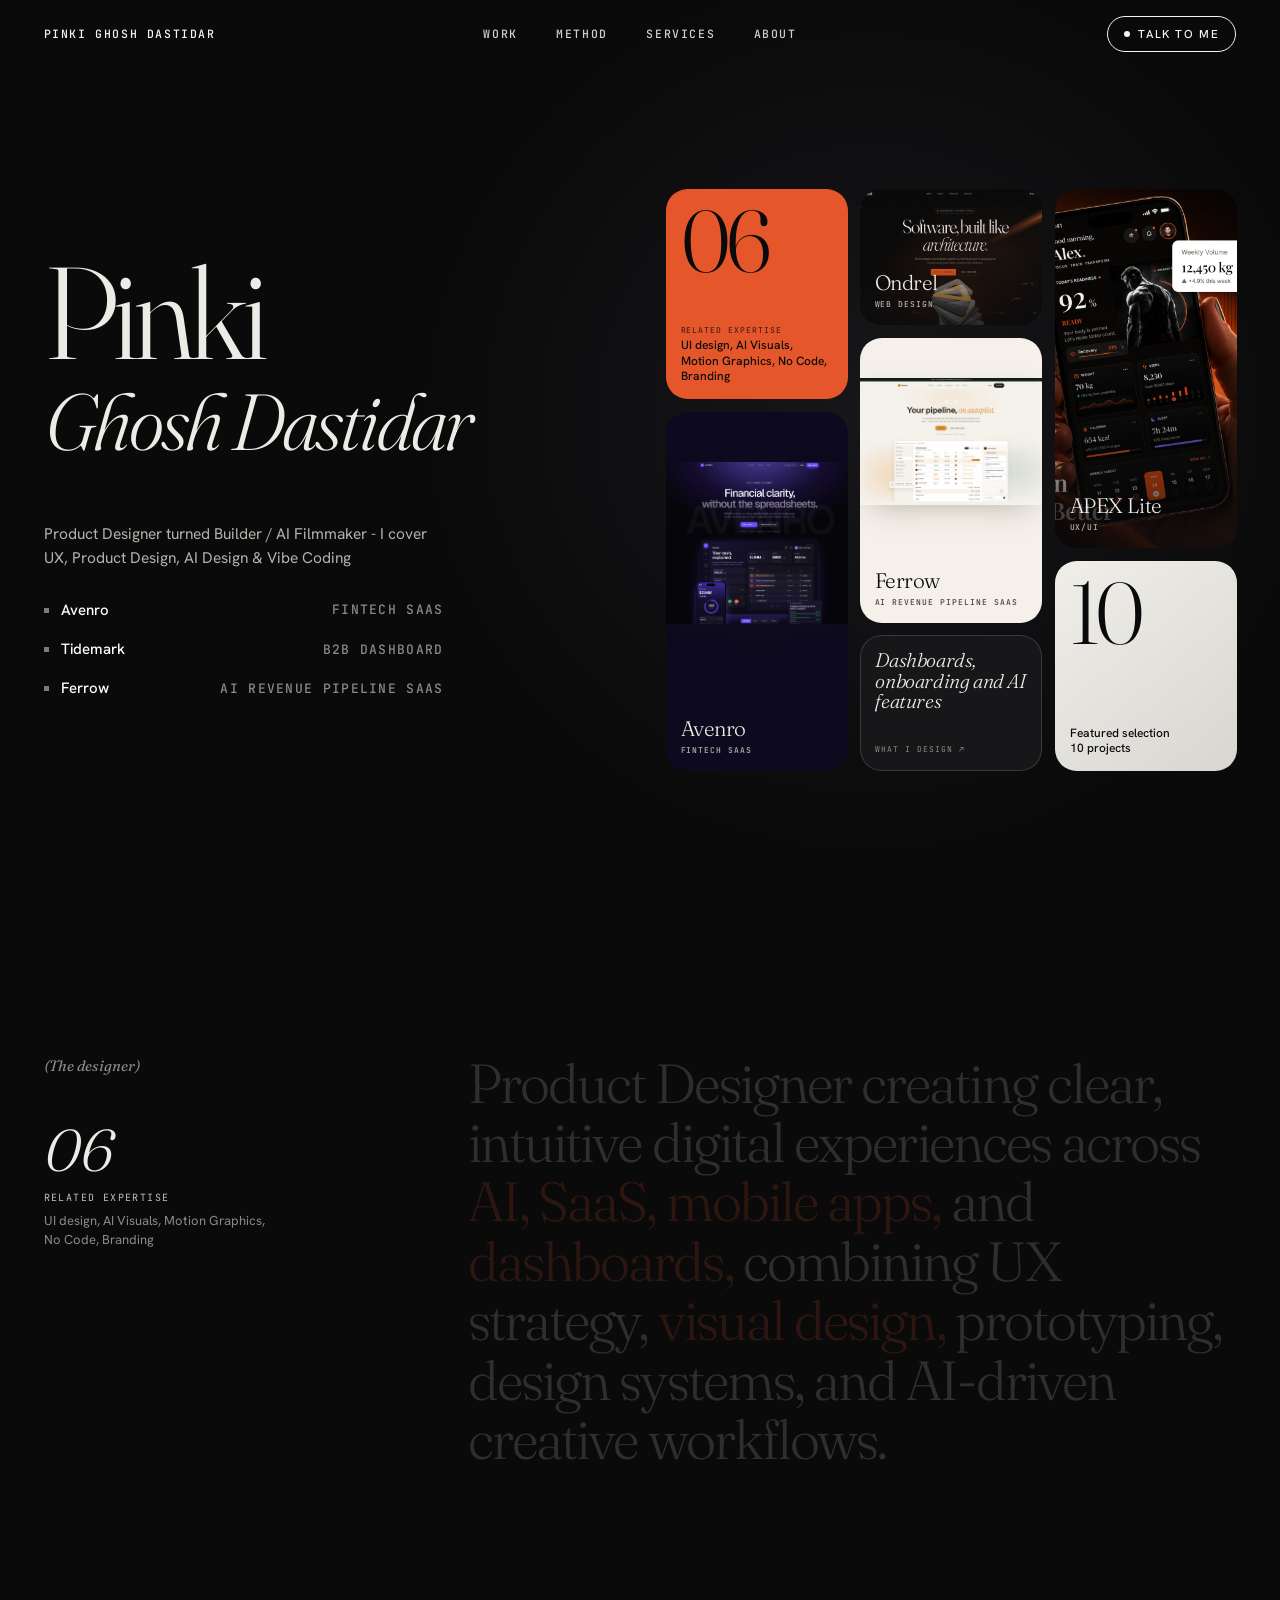
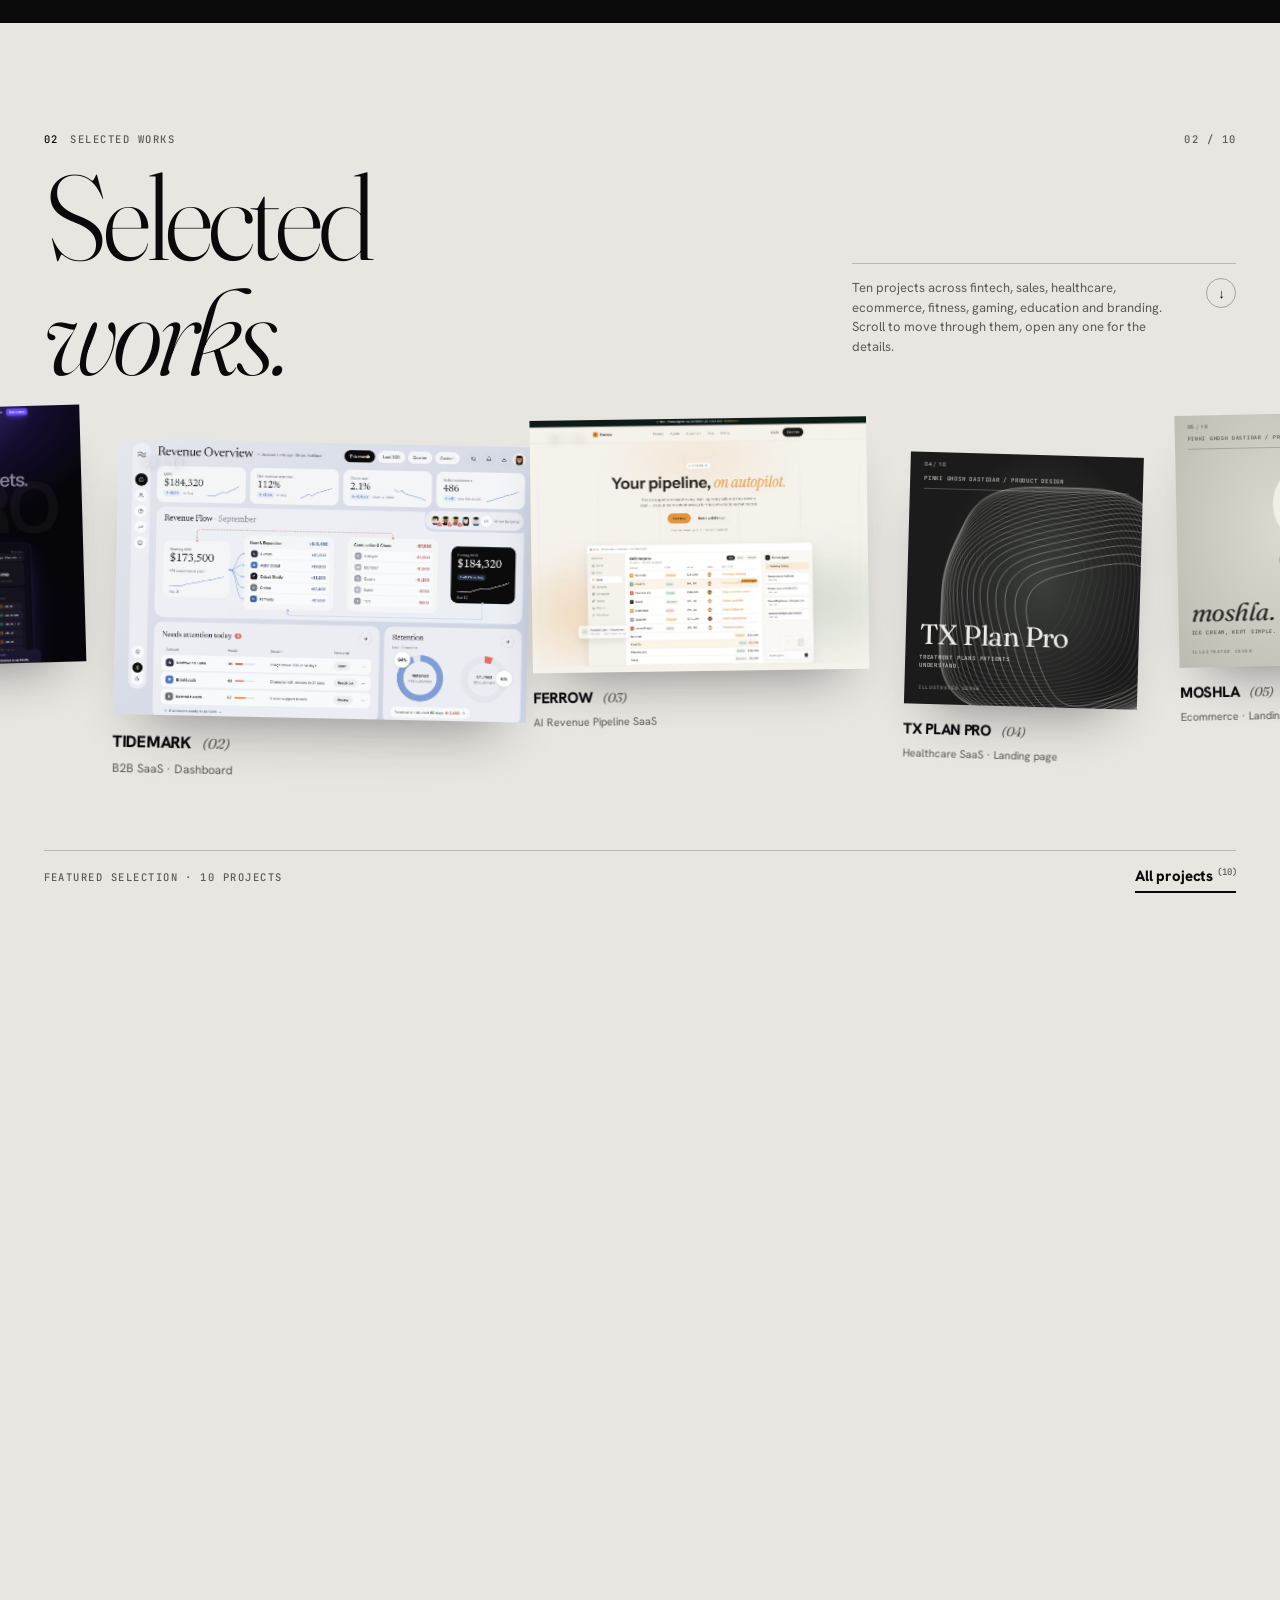
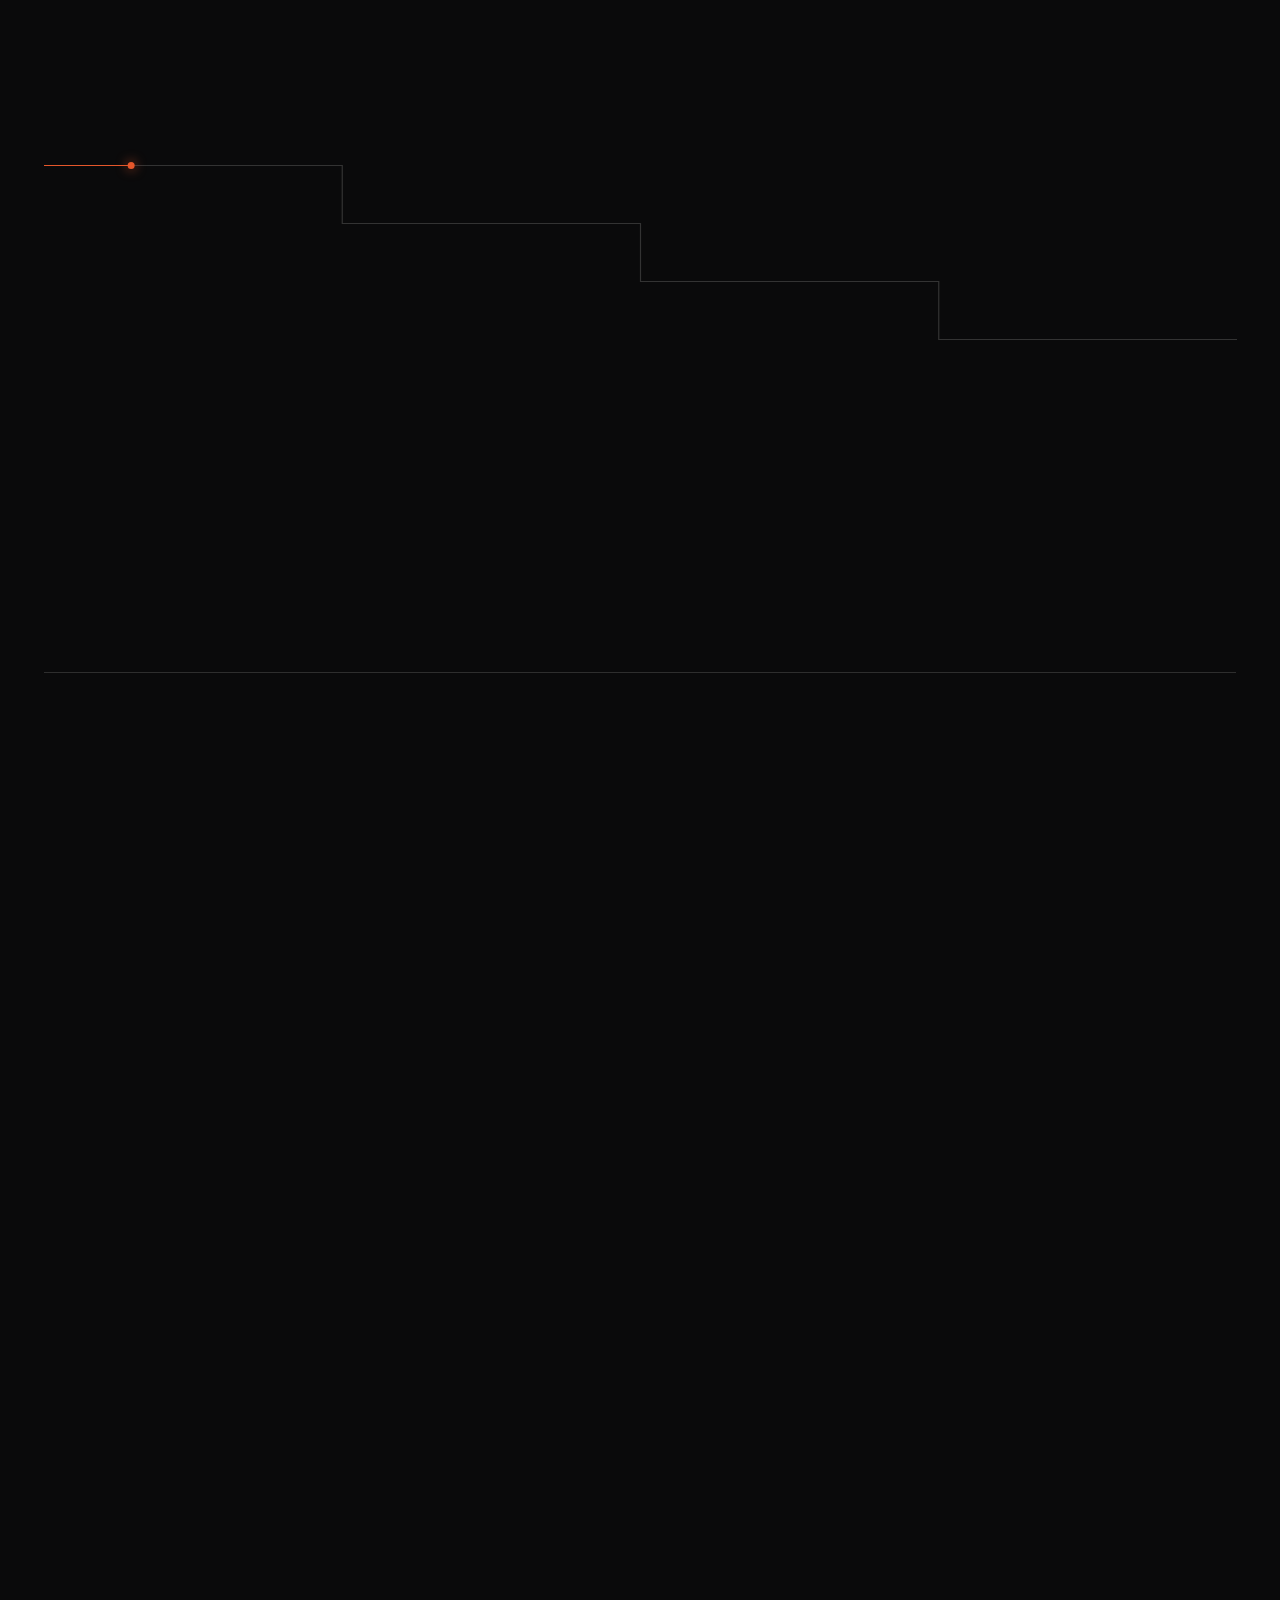
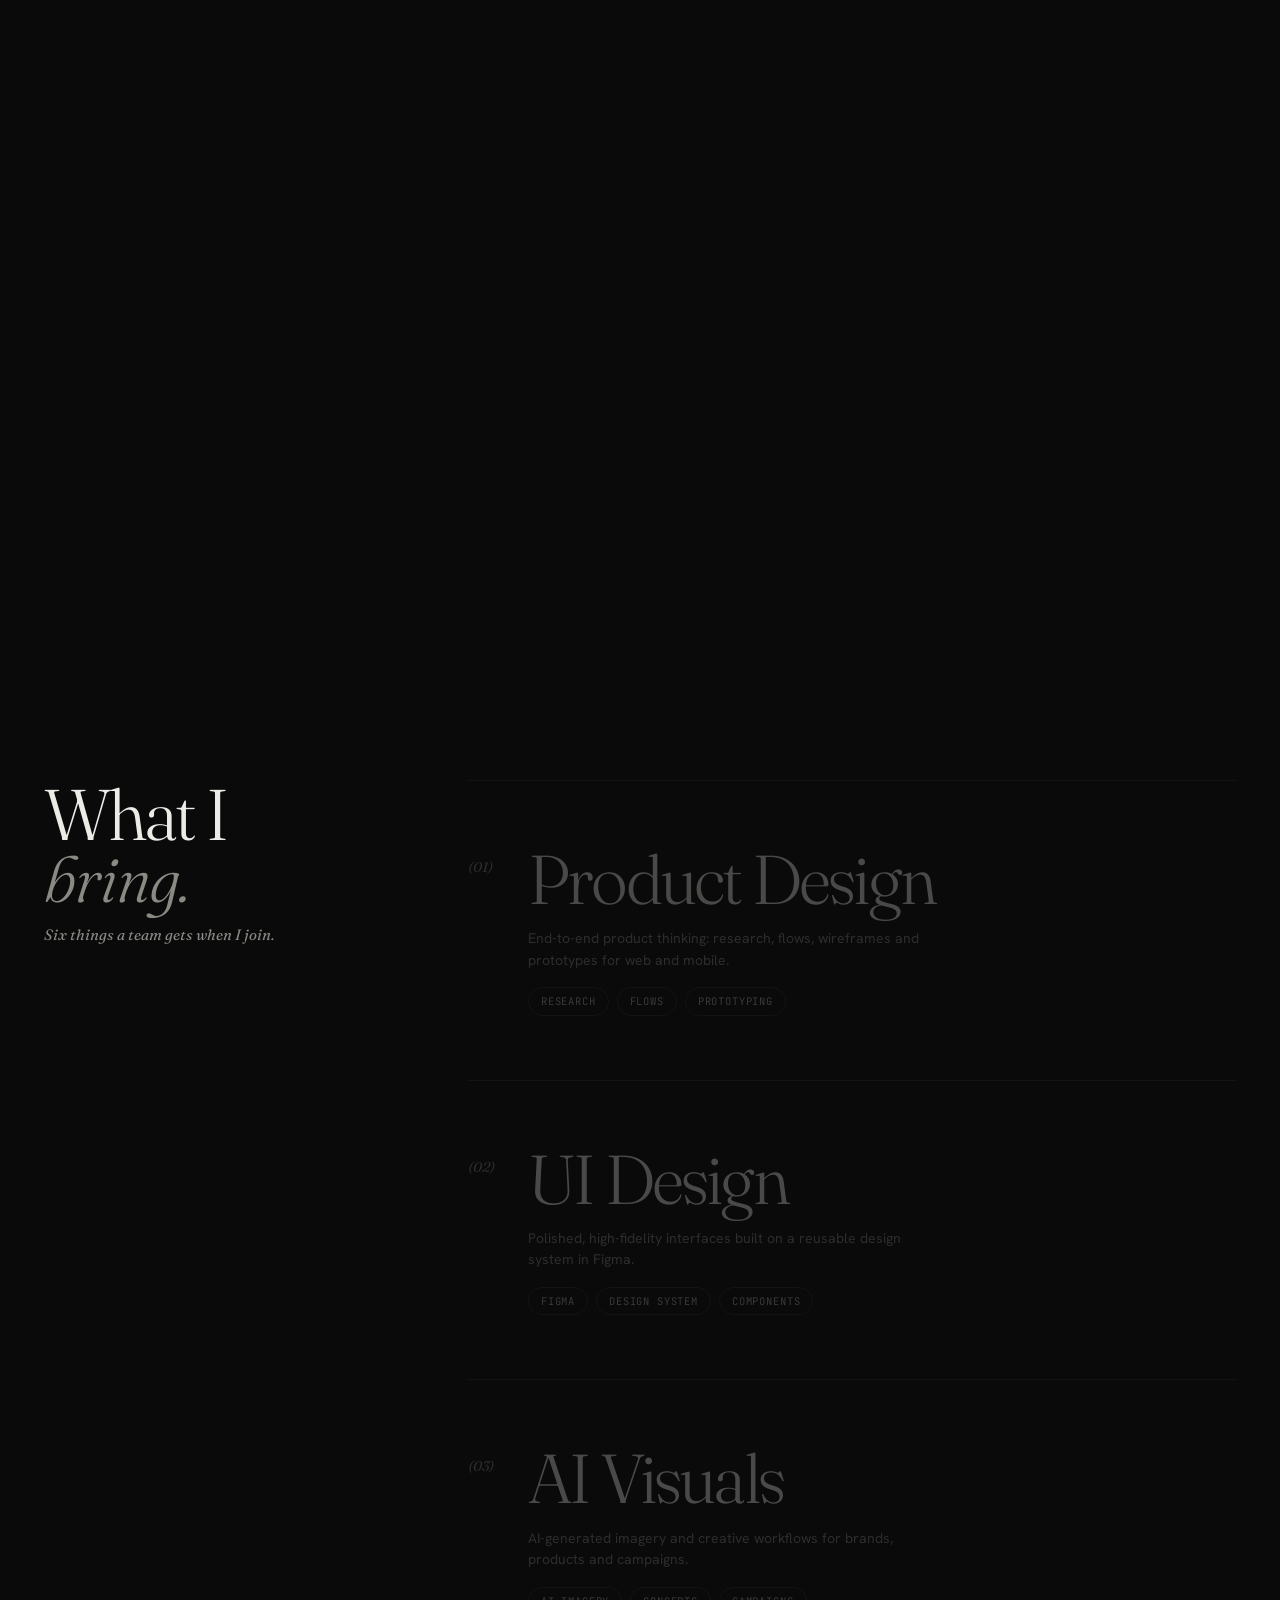
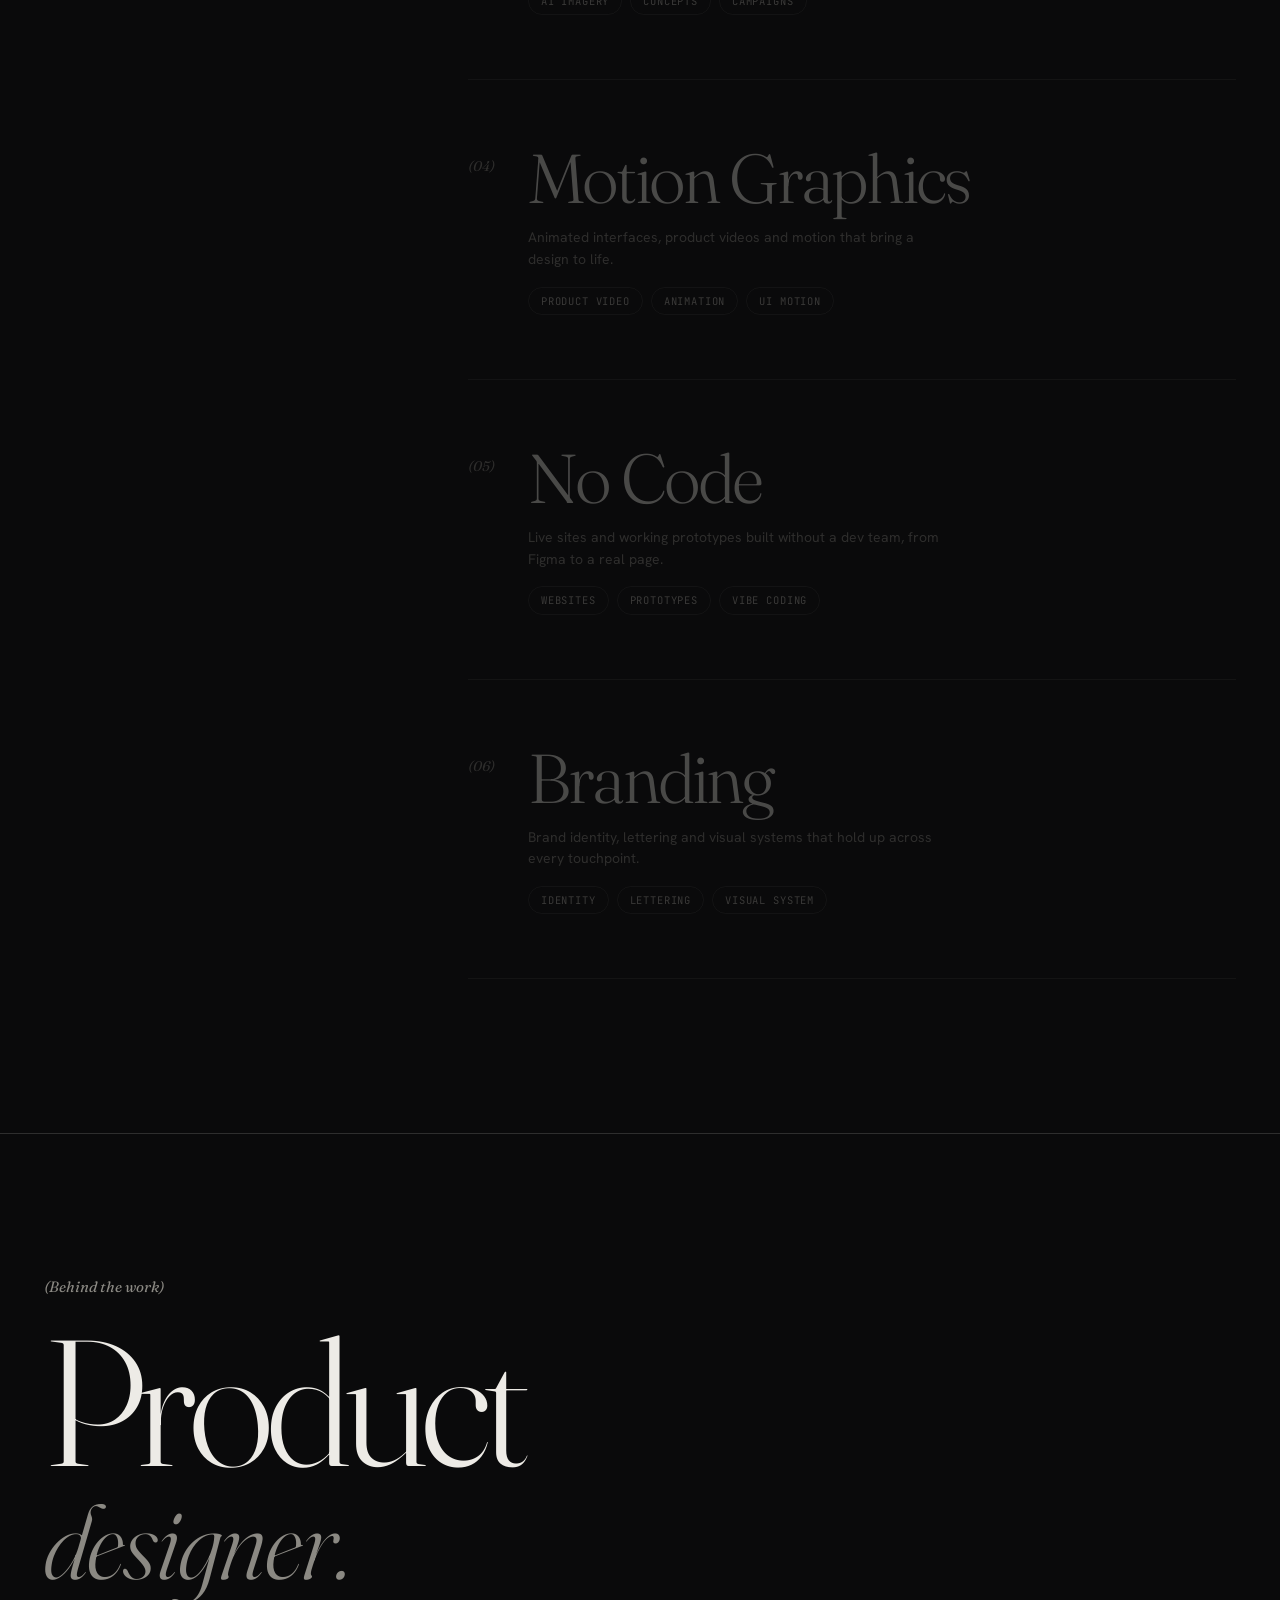
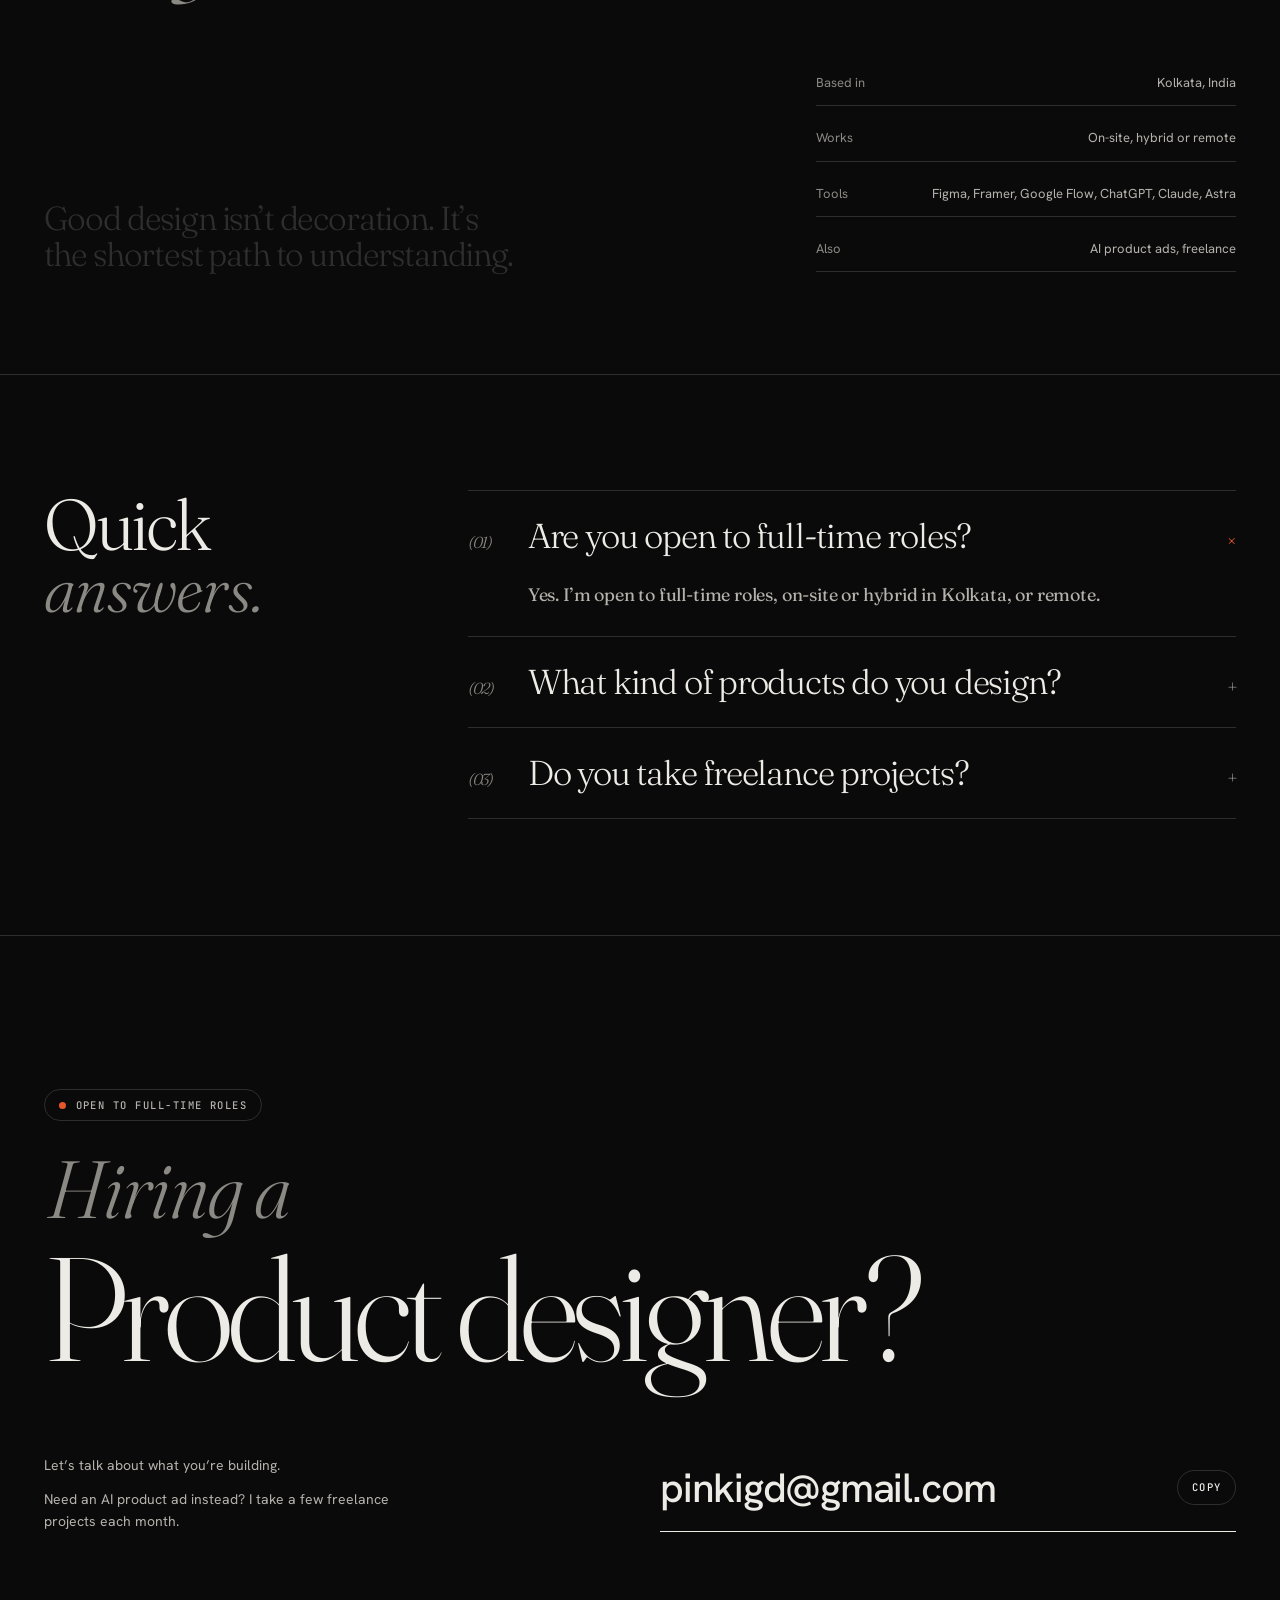
<file: index.html>
<!doctype html>
<html lang="en">
<head>
<meta charset="utf-8">
<meta name="viewport" content="width=device-width, initial-scale=1, viewport-fit=cover">
<meta name="description" content="Portfolio of Pinki Ghosh Dastidar, product designer (UI/UX for AI, SaaS and mobile apps) based in Kolkata, India.">
<meta name="theme-color" content="#0A0A0B">
<title>Pinki GD Portfolio</title>
<link rel="preconnect" href="https://fonts.googleapis.com">
<link rel="preconnect" href="https://fonts.gstatic.com" crossorigin>
<link rel="stylesheet" href="https://fonts.googleapis.com/css2?family=Hanken+Grotesk:wght@400;500;700;800&family=Fraunces:ital,opsz,wght@0,9..144,300;0,9..144,400;1,9..144,300;1,9..144,400&family=JetBrains+Mono:wght@400;500&display=swap">
<link rel="stylesheet" href="style.css">

</head>
<body>

<header class="nav">
  <a class="logo" href="#top" aria-label="Pinki Ghosh Dastidar, top">Pinki Ghosh Dastidar</a>
  <nav class="links" aria-label="Main"><a href="#work">Work</a><a href="#method">Method</a><a href="#services">Services</a><a href="#about">About</a></nav>
  <a class="talk" href="#contact"><i></i>Talk to me</a>
</header>

<main id="top">
<!-- ================= HERO ================= -->
<section class="hero" id="home">
  <div class="hero-main">
    <div class="hero-l">
      <h1 class="h1 big" aria-label="Pinki Ghosh Dastidar">
        <span class="row" aria-hidden="true"><span>Pinki</span></span>
        <span class="it" aria-hidden="true"><span>Ghosh Dastidar</span></span>
      </h1>
      <div class="side">
        <p>Product Designer turned Builder / AI Filmmaker - I cover UX, Product Design, AI Design &amp; Vibe Coding</p>
        <ul aria-label="Recent work">
          <li><a href="#work" data-open="0">Avenro <small>Fintech SaaS</small></a></li>
          <li><a href="#work" data-open="1">Tidemark <small>B2B dashboard</small></a></li>
          <li><a href="#work" data-open="2">Ferrow <small>AI Revenue Pipeline SaaS</small></a></li>
        </ul>
      </div>
    </div>
    <div class="bento" id="bento" role="group" aria-label="Featured work"></div>
  </div>
</section>

<!-- ================= STATEMENT ================= -->
<section class="statement" id="statement">
  <div class="l">
    <span class="k">(The designer)</span>
    <div class="n rv" style="--d:.1s"><b>06</b><span><em>Related expertise</em>UI design, AI Visuals, Motion Graphics, No Code, Branding</span></div>
  </div>
  <p class="reveal" data-reveal data-hl="AI|SaaS|mobile apps|visual design|dashboards">Product Designer creating clear, intuitive digital experiences across AI, SaaS, mobile apps, and dashboards, combining UX strategy, visual design, prototyping, design systems, and AI-driven creative workflows.</p>
</section>

<!-- ================= WORKS ================= -->
<section class="works" id="work">
  <div class="wbox" id="wBox">
    <div class="wpin">
      <div class="wtop"><span><b>02</b>Selected works</span><span id="wCount">01 / 10</span></div>
      <div class="whead">
        <h2 class="big">Selected <span class="it">works.</span></h2>
        <div class="wsub"><p>Ten projects across fintech, sales, healthcare, ecommerce, fitness, gaming, education and branding. Scroll to move through them, open any one for the details.</p><i aria-hidden="true">&darr;</i></div>
      </div>
      <div class="wstage"><div class="strip" id="strip" role="region" aria-label="Selected works"></div></div>
      <div class="wfoot"><span>Featured selection &middot; 10 projects</span><button type="button" id="wAll" data-cursor>All projects<sup>(10)</sup></button></div>
    </div>
  </div>
</section>

<!-- ================= METHOD ================= -->
<section id="method">
  <div class="method" id="methodBox">
    <div class="pin">
      <div class="mhead"><span class="eyebrow">My method</span><h2 class="big">Four steps, each one <span class="it">building on the last.</span></h2></div>
      <div class="stages" id="mStages">
        <svg class="mpath" aria-hidden="true"><path id="mBase" class="base"/><path id="mFill" class="fill"/><circle id="mHead" r="3.5" cx="0" cy="0"/></svg>
      <article class="stage" style="--i:0" tabindex="0" aria-label="Step 1: Understand"><span class="k">Step 01 &middot; Discovery</span><h3>Understand</h3><p>I listen first: your users, your business and the constraints, and name the real problem before anything gets drawn.</p><ul><li>User research</li><li>Competitor audit</li><li>Problem statement</li></ul></article>
      <article class="stage" style="--i:1" tabindex="0" aria-label="Step 2: Structure"><span class="k">Step 02 &middot; Flows</span><h3>Structure</h3><p>Journeys and wireframes before any pixels, so the logic holds up when the visuals arrive.</p><ul><li>User flows</li><li>Wireframes</li><li>Information architecture</li></ul></article>
      <article class="stage" style="--i:2" tabindex="0" aria-label="Step 3: Design"><span class="k">Step 03 &middot; Interface</span><h3>Design</h3><p>High-fidelity UI on a reusable system: type, colour, components and states that stay coherent.</p><ul><li>UI design</li><li>Design system</li><li>Interactive prototype</li></ul></article>
      <article class="stage" style="--i:3" tabindex="0" aria-label="Step 4: Prove"><span class="k">Step 04 &middot; Validation</span><h3>Prove</h3><p>I prototype, test and refine, then hand off clean, documented files developers can build from.</p><ul><li>Usability testing</li><li>Refinements</li><li>Developer handoff</li></ul></article>
      </div>
      <div class="mtl" aria-hidden="true"><div class="g on"><i style="--b:0"></i><i style="--b:1"></i><i style="--b:2"></i></div><div class="g"><i style="--b:0"></i><i style="--b:1"></i><i style="--b:2"></i></div><div class="g"><i style="--b:0"></i><i style="--b:1"></i><i style="--b:2"></i></div><div class="g"><i style="--b:0"></i><i style="--b:1"></i><i style="--b:2"></i></div></div>
      <div class="mcap" aria-hidden="true"><span id="capN">Step 01</span><span>&middot;</span><b id="capT">Understand</b><span>&middot;</span><span id="capS">Discovery</span></div>
    </div>
  </div>
</section>

<!-- ================= SERVICES ================= -->
<section class="services" id="services">
  <div class="l">
    <h2 class="big">What I <span class="it">bring.</span></h2>
    <p>Six things a team gets when I join.</p>
  </div>
  <div class="svc" id="svc">
    <article><span class="n">(01)</span><div><h3>Product Design</h3><p>End-to-end product thinking: research, flows, wireframes and prototypes for web and mobile.</p><div class="tags"><span>Research</span><span>Flows</span><span>Prototyping</span></div></div></article>
    <article><span class="n">(02)</span><div><h3>UI Design</h3><p>Polished, high-fidelity interfaces built on a reusable design system in Figma.</p><div class="tags"><span>Figma</span><span>Design system</span><span>Components</span></div></div></article>
    <article><span class="n">(03)</span><div><h3>AI Visuals</h3><p>AI-generated imagery and creative workflows for brands, products and campaigns.</p><div class="tags"><span>AI imagery</span><span>Concepts</span><span>Campaigns</span></div></div></article>
    <article><span class="n">(04)</span><div><h3>Motion Graphics</h3><p>Animated interfaces, product videos and motion that bring a design to life.</p><div class="tags"><span>Product video</span><span>Animation</span><span>UI motion</span></div></div></article>
    <article><span class="n">(05)</span><div><h3>No Code</h3><p>Live sites and working prototypes built without a dev team, from Figma to a real page.</p><div class="tags"><span>Websites</span><span>Prototypes</span><span>Vibe coding</span></div></div></article>
    <article><span class="n">(06)</span><div><h3>Branding</h3><p>Brand identity, lettering and visual systems that hold up across every touchpoint.</p><div class="tags"><span>Identity</span><span>Lettering</span><span>Visual system</span></div></div></article>
  </div>
</section>

<!-- ================= ABOUT ================= -->
<section class="about" id="about">
  <span class="k">(Behind the work)</span>
  <h2 class="big">Product <span class="it">designer.</span></h2>
  <div class="cols">
    <p class="reveal" data-reveal>Good design isn’t decoration. It’s the shortest path to understanding.</p>
    <div class="meta">
      <div><span>Based in</span><span>Kolkata, India</span></div>
      <div><span>Works</span><span>On-site, hybrid or remote</span></div>
      <div><span>Tools</span><span>Figma, Framer, Google Flow, ChatGPT, Claude, Astra</span></div>
      <div><span>Also</span><span>AI product ads, freelance</span></div>
    </div>
  </div>
</section>

<!-- ================= FAQ ================= -->
<section class="faq" id="faq">
  <h2 class="big">Quick <span class="it">answers.</span></h2>
  <div>
    <details open><summary><span class="n">(01)</span><span>Are you open to full-time roles?</span><span class="pl">+</span></summary><div class="ans">Yes. I’m open to full-time roles, on-site or hybrid in Kolkata, or remote.</div></details>
    <details><summary><span class="n">(02)</span><span>What kind of products do you design?</span><span class="pl">+</span></summary><div class="ans">AI and SaaS products: dashboards, onboarding and features people understand in seconds. I also design for mobile and web, with a background in healthcare UX.</div></details>
    <details><summary><span class="n">(03)</span><span>Do you take freelance projects?</span><span class="pl">+</span></summary><div class="ans">A few each month, including AI product ads. Send a short note about what you’re building.</div></details>
  </div>
</section>

<!-- ================= CONTACT ================= -->
<section class="contact" id="contact">
  <span class="avail"><i></i>Open to full-time roles</span>
  <h2 class="big"><span class="it">Hiring a</span>Product designer?</h2>
  <div class="lower">
    <p><span>Let’s talk about what you’re building.</span><span>Need an AI product ad instead? I take a few freelance projects each month.</span></p>
    <div class="mail"><a href="mailto:pinkigd@gmail.com" data-cursor>pinkigd@gmail.com</a><button class="copy" id="copy" type="button" aria-label="Copy email address">Copy</button></div>
  </div>
</section>
</main>

<footer>
  <div class="fcols">
    <div><p class="about-line">Independent product designer. AI, SaaS and mobile products, from Kolkata.</p></div>
    <div><h4>Menu</h4><ul><li><a href="#work">Work</a></li><li><a href="#method">Method</a></li><li><a href="#services">Services</a></li><li><a href="#about">About</a></li></ul></div>
    <div><h4>Networks</h4><ul><li><a href="https://www.linkedin.com/in/pinkigd" target="_blank" rel="noopener">LinkedIn</a></li><li><a href="https://dribbble.com/Pinki" target="_blank" rel="noopener">Dribbble</a></li><li><a href="https://www.instagram.com/pinkidesign" target="_blank" rel="noopener">Instagram</a></li></ul></div>
    <div><h4>Contact</h4><ul><li><a href="mailto:pinkigd@gmail.com">pinkigd@gmail.com</a></li><li><a href="mailto:pinkigd@gmail.com?subject=R%C3%A9sum%C3%A9%20request">Request résumé</a></li><li>Kolkata, India</li></ul></div>
  </div>
  <div class="fbar"><span>© 2026 Pinki Ghosh Dastidar</span><span>Open to everywhere</span></div>
</footer>

<div class="detail" id="detail" role="dialog" aria-modal="true" aria-label="Project details" aria-hidden="true"></div>
<div class="cur" id="cur" aria-hidden="true"></div>

<script src="script.js"></script>
</body>
</html>
</file>
<file: style.css>
/* Layout concept: a night-black studio page. A glossy 3D "P" (Three.js) sits behind a bold grotesk name
   with an italic serif second line. Below: word-by-word statement, a draggable strip of works on a pale
   band, a pinned horizontal process, a focus-list of services, and a giant wordmark to close. */
:root {
  --bg: #0A0A0B;
  --bg-2: #121214;
  --fg: #EDEBE6;
  --dim: #8B8983;
  --faint: rgba(237, 235, 230, .14);
  --hair: rgba(237, 235, 230, .16);
  --paper: #E8E6E1;
  --ink: #0A0A0B;
  --ink-dim: #5D5B56;
  --accent: #E5572B;

  --sans: "Hanken Grotesk", "Helvetica Neue", Arial, sans-serif;
  --mono: "JetBrains Mono", ui-monospace, Menlo, monospace;
  --serif: "Fraunces", "Iowan Old Style","Palatino Linotype",Georgia,serif;
  --gutter: clamp(16px, 3.4vw, 48px);
  color-scheme: dark;
}
* { box-sizing: border-box; }
html { scroll-behavior: smooth; -webkit-text-size-adjust: 100%; background: var(--bg); }
body { margin: 0; background: var(--bg); color: var(--fg); font-family: var(--sans); font-size: 15px; line-height: 1.55; -webkit-font-smoothing: antialiased; overflow-x: hidden; }
body.locked { overflow: hidden; }
a { color: inherit; text-decoration: none; }
button { font: inherit; color: inherit; background: none; border: 0; padding: 0; cursor: pointer; }
:focus-visible { outline: 2px solid var(--accent); outline-offset: 3px; border-radius: 2px; }
h1, h2, h3, p { margin: 0; }
canvas { display: block; }
.lab { font-family: var(--mono); font-size: 10.5px; font-weight: 500; letter-spacing: .14em; text-transform: uppercase; }
.it { font-family: var(--serif); font-style: italic; font-weight: 300; letter-spacing: -.01em; text-transform: none; }
.big { font-family: var(--serif); font-weight: 300; text-transform: none; letter-spacing: -.04em; line-height: .95; }
section { position: relative; scroll-margin-top: 0; }

/* ---------- Preloader ---------- */
.pre { position: fixed; inset: 0; z-index: 300; background: var(--bg); display: grid; place-items: center; animation: preOut .8s cubic-bezier(.7, 0, .2, 1) 1.15s forwards; }
.pre svg { width: 74px; height: auto; overflow: visible; }
.pre .st { fill: none; stroke: var(--fg); stroke-width: .035; stroke-dasharray: 20; stroke-dashoffset: 20; animation: draw .8s ease-out .1s forwards; }
.pre .fl { fill: var(--fg); opacity: 0; animation: fillIn .35s ease-out .75s forwards; }
@keyframes draw { to { stroke-dashoffset: 0; } }
@keyframes fillIn { to { opacity: 1; } }
@keyframes preOut { to { transform: translateY(-100%); visibility: hidden; } }

/* ---------- Nav ---------- */
.nav { position: fixed; z-index: 100; inset: 0 0 auto 0; display: grid; grid-template-columns: 1fr auto 1fr; align-items: center; padding: calc(16px + env(safe-area-inset-top, 0px)) var(--gutter) 16px; color: #fff; mix-blend-mode: difference; pointer-events: none; }
.nav > * { pointer-events: auto; }
.logo { font-family: var(--mono); font-size: 11.5px; font-weight: 500; letter-spacing: .14em; text-transform: uppercase; width: max-content; }
.links { display: flex; gap: clamp(16px, 3vw, 40px); }
.links a { font-family: var(--mono); font-size: 11.5px; font-weight: 500; letter-spacing: .14em; text-transform: uppercase; opacity: .85; transition: opacity .2s; }
.links a:hover { opacity: 1; text-decoration: underline; text-underline-offset: 5px; }
.talk { justify-self: end; display: inline-flex; align-items: center; gap: 8px; border: 1px solid currentColor; border-radius: 99px; padding: 8px 16px; font-size: 11.5px; font-weight: 500; letter-spacing: .14em; text-transform: uppercase; transition: background .25s, color .25s; }
.talk i { width: 6px; height: 6px; border-radius: 50%; background: currentColor; display: inline-block; }
.talk:hover { background: #fff; color: #000; }

/* ---------- Hero ---------- */
.hero { min-height: clamp(560px, 100svh, 960px); display: grid; overflow: hidden; background: radial-gradient(ellipse 50% 70% at 68% 46%, #17171a 0%, var(--bg) 70%); }
.hero-main { position: relative; z-index: 2; align-self: center; padding: clamp(96px, 12vh, 130px) var(--gutter) 48px; display: grid; grid-template-columns: minmax(0, 1fr) minmax(0, 1fr); gap: clamp(28px, 4vw, 64px); align-items: center; }
.hero-l { min-width: 0; }
.h1 { font-family: var(--serif); font-weight: 300; text-transform: none; letter-spacing: -.045em; line-height: .92; font-size: clamp(72px, 10.2vw, 178px); }
.h1 .row { display: block; overflow: hidden; padding-bottom: .04em; }
.h1 .row span { display: inline-block; animation: up 1.1s cubic-bezier(.2, .8, .2, 1) 1.15s backwards; }
.h1 .it { display: block; font-size: clamp(44px, 6.2vw, 112px); color: var(--fg); line-height: 1.02; margin: .04em 0 0 .02em; letter-spacing: -.035em; overflow: hidden; padding-bottom: .1em; }
.h1 .it span { display: inline-block; animation: up 1.1s cubic-bezier(.2, .8, .2, 1) 1.3s backwards; }
@keyframes up { from { transform: translateY(105%); } }
.side { margin-top: 52px; width: 400px; max-width: 100%; display: grid; gap: 22px; font-size: 15.5px; color: #b5b2ab; animation: fade 1.2s ease 1.7s backwards; }
@keyframes fade { from { opacity: 0; transform: translateY(10px); } }
.side ul { list-style: none; margin: 0; padding: 0; display: grid; gap: 2px; }
.side li a { display: flex; align-items: center; gap: 12px; padding: 7px 0; color: #fff; font-weight: 500; font-size: 15px; transition: transform .3s, color .3s; }
.side li a::before { content: ""; width: 5px; height: 5px; background: var(--fg); opacity: .5; transition: background .3s, opacity .3s, transform .3s; }
.side li a:hover { transform: translateX(4px); }
.side li a:hover::before { background: var(--accent); opacity: 1; transform: scale(1.5); }
.side li a small { font-family: var(--mono); margin-left: auto; color: var(--dim); font-size: 13px; letter-spacing: .1em; text-transform: uppercase; }

/* bento */
.bento { display: grid; grid-template-columns: repeat(3, minmax(0, 1fr)); grid-template-rows: repeat(8, minmax(0, 1fr)); gap: clamp(8px, 1vw, 14px); aspect-ratio: 1 / 1.02; width: 100%; max-width: 680px; min-width: 0; justify-self: end; }
.btile { min-width: 0; min-height: 0; width: 100%; height: 100%; position: relative; overflow: hidden; container-type: inline-size; border-radius: clamp(14px, 1.7vw, 24px); color: var(--fg); text-align: left; display: block; animation: pop .9s cubic-bezier(.2, .8, .2, 1) backwards; animation-delay: calc(1.2s + var(--i) * .09s); transition: transform .5s cubic-bezier(.2, .8, .2, 1), box-shadow .5s; }
.btile:hover, .btile:focus-visible { transform: translateY(-5px) scale(1.015); box-shadow: 0 26px 40px -22px rgba(0, 0, 0, .8); z-index: 2; }
@keyframes pop { from { opacity: 0; transform: translateY(26px) scale(.96); } }
.btile canvas { position: absolute; inset: 0; width: 100%; height: 100%; }
.btile.shot img { position: absolute; inset: 0; width: 100%; height: 100%; object-fit: cover; object-position: 50% 0; display: block; }
.btile.shot.fit { background: #f5f1ea !important; color: var(--ink); }
.btile.shot.fit img { height: auto; top: 14%; bottom: auto; inset: 14% 0 auto 0; box-shadow: 0 10px 30px -12px rgba(40, 30, 10, .35); }
.btile.t6.shot img { object-position: 58% 50%; }
.btile.shot.fit.dk { background: #0d0a1f !important; color: var(--fg); }
.btile.shot.fit::after { display: none; }
.btile.shot::after { content: ''; position: absolute; inset: 0; background: linear-gradient(to top, rgba(10, 10, 11, .78) 0%, rgba(10, 10, 11, 0) 55%); pointer-events: none; }
.btile .lb { position: absolute; z-index: 2; left: 8cqw; right: 8cqw; bottom: 8cqw; }
.btile .lb b { display: block; font-family: var(--serif); font-weight: 300; font-size: 11.5cqw; line-height: 1; letter-spacing: -.02em; }
.btile .lb b.up { font-family: var(--serif); font-weight: 300; letter-spacing: -.03em; font-size: 12.5cqw; }
.btile .lb span { font-family: var(--mono); display: block; margin-top: 2.4cqw; font-size: max(8px, 4.2cqw); font-weight: 500; letter-spacing: .12em; text-transform: uppercase; opacity: .75; }
.btile .in { position: absolute; inset: 0; padding: 8cqw; display: flex; flex-direction: column; justify-content: space-between; }
.btile.stat b { font-family: var(--serif); font-weight: 300; font-size: 48cqw; letter-spacing: -.05em; line-height: .85; }
.btile.stat span { font-size: max(10px, 6.6cqw); line-height: 1.3; font-weight: 500; max-width: 15em; }
.btile.stat span em { display: block; font-style: normal; font-family: var(--mono); font-size: max(8px, 4.4cqw); letter-spacing: .12em; text-transform: uppercase; opacity: .7; margin-bottom: 1.6cqw; }
.btile.stat.v { background: var(--accent); color: var(--ink); }
.btile.stat.l { background: linear-gradient(140deg, #F0EEE9 0%, #D8D6D0 100%); color: var(--ink); }
.btile.note { background: #17171a; border: 1px solid var(--hair); }
.btile.note b { font-family: var(--serif); font-style: italic; font-weight: 300; font-size: 11cqw; line-height: 1.02; letter-spacing: -.02em; }
.btile.note span { font-family: var(--mono); font-size: max(8px, 4.4cqw); letter-spacing: .12em; text-transform: uppercase; color: var(--dim); }
.btile.t1 { grid-area: 1 / 1 / 4 / 2; } .btile.t2 { grid-area: 4 / 1 / 9 / 2; }
.btile.t3 { grid-area: 1 / 2 / 3 / 3; } .btile.t4 { grid-area: 3 / 2 / 7 / 3; } .btile.t5 { grid-area: 7 / 2 / 9 / 3; }
.btile.t6 { grid-area: 1 / 3 / 6 / 4; } .btile.t7 { grid-area: 6 / 3 / 9 / 4; }

/* ---------- Statement ---------- */
.statement { padding: clamp(80px, 12vw, 180px) var(--gutter); display: grid; grid-template-columns: minmax(0, 1fr) minmax(0, 2fr); gap: 40px; align-items: start; }
.statement .l { display: grid; gap: 44px; }
.statement .l .k { font-family: var(--serif); font-style: italic; color: var(--dim); font-size: 15px; }
.statement .n { display: grid; gap: 10px; }
.statement .n b { font-family: var(--serif); font-style: italic; font-weight: 300; font-size: clamp(38px, 4.6vw, 64px); line-height: 1; }
.statement .n span { font-size: 13px; color: var(--dim); max-width: 18em; line-height: 1.5; }
.statement .n span em { display: block; font-family: var(--mono); font-style: normal; font-size: 10px; letter-spacing: .14em; text-transform: uppercase; margin-bottom: 6px; color: var(--fg); opacity: .8; }
.reveal { font-family: var(--serif); font-size: clamp(30px, 4.3vw, 66px); line-height: 1.08; font-weight: 300; letter-spacing: -.035em; text-wrap: balance; }
.reveal .w { opacity: .16; transition: opacity .25s linear; }
.reveal .w.on { opacity: 1; }
.reveal .w.it { font-size: 1.04em; }
.reveal .w.hl { color: var(--accent); }

/* ---------- Works ---------- */
.works { background: var(--paper); color: var(--ink); }
.wbox { position: relative; }
.wpin { position: sticky; top: 0; height: 100vh; height: 100svh; overflow: hidden; display: flex; flex-direction: column; padding: clamp(84px, 12vh, 112px) 0 clamp(18px, 3.4vh, 32px); }
.wtop { display: flex; justify-content: space-between; gap: 20px; padding-inline: var(--gutter); font-family: var(--mono); font-size: 10.5px; font-weight: 500; letter-spacing: .14em; text-transform: uppercase; color: var(--ink-dim); }
.wtop b { color: var(--ink); font-weight: 500; margin-right: 12px; }
.whead { position: relative; }
.works h2 { padding: clamp(6px, 1.6vh, 22px) var(--gutter) 0; font-size: clamp(56px, min(9.4vw, 19vh), 168px); line-height: .92; letter-spacing: -.045em; }
.works h2 .it { display: block; color: var(--ink); font-size: 1em; line-height: .98; letter-spacing: -.04em; }
.wsub { position: absolute; right: var(--gutter); bottom: 14%; width: min(30vw, 400px); border-top: 1px solid rgba(10, 10, 11, .2); padding-top: 14px; display: flex; justify-content: space-between; align-items: flex-start; gap: 20px; font-size: 13px; line-height: 1.5; color: var(--ink-dim); }
.wsub i { flex: none; width: 30px; height: 30px; border: 1px solid rgba(10, 10, 11, .3); border-radius: 50%; display: grid; place-items: center; font-style: normal; font-size: 13px; color: var(--ink); }
.wstage { position: relative; flex: 1; min-height: 0; }
.strip { position: absolute; left: 0; top: clamp(8px, 2vh, 24px); display: flex; align-items: flex-start; width: max-content; gap: clamp(22px, 3vw, 48px); padding-inline: var(--gutter); will-change: transform; }
.pcard { --ch: clamp(160px, 28vh, 320px); position: relative; flex: none; text-align: left; transition: transform .6s cubic-bezier(.2, .8, .2, 1); transform: translateY(calc(var(--dy, 0px) * .6)) rotate(var(--rot, 0deg)); }
.pcard:hover, .pcard:focus-visible { transform: translateY(calc(var(--dy, 0px) * .6 - 8px)) rotate(0deg); z-index: 2; }
.pw { transform: scale(var(--sc, 1)); transform-origin: left top; will-change: transform; }
.pcard .cover { height: var(--ch); width: calc(var(--ch) * var(--ar, 1)); }
.pchip { position: absolute; z-index: 4; top: 12px; right: 12px; font-family: var(--mono); font-size: 9.5px; font-weight: 500; letter-spacing: .12em; text-transform: uppercase; padding: 8px 12px; border-radius: 99px; background: #fff; color: var(--ink); opacity: 0; transform: translateY(6px); transition: opacity .3s, transform .3s; pointer-events: none; white-space: nowrap; }
.pcard:hover .pchip, .pcard:focus-visible .pchip { opacity: 1; transform: none; }
.wfoot { display: flex; justify-content: space-between; align-items: baseline; gap: 20px; margin-inline: var(--gutter); padding-top: 14px; border-top: 1px solid rgba(10, 10, 11, .2); font-family: var(--mono); font-size: 10.5px; font-weight: 500; letter-spacing: .14em; text-transform: uppercase; color: var(--ink-dim); }
.wfoot button { font-family: var(--sans); font-size: 15px; font-weight: 800; letter-spacing: -.01em; color: var(--ink); border-bottom: 2px solid var(--ink); padding-bottom: 2px; }
.wfoot button sup { font-family: var(--mono); font-size: 9px; font-weight: 500; margin-left: 4px; color: var(--ink-dim); }
/* flat (mobile / reduced motion): plain header + swipeable strip */
.works.flat .wbox { height: auto !important; }
.works.flat .wpin { position: relative; height: auto; overflow: visible; padding-block: clamp(80px, 12vw, 120px) 50px; }
.works.flat .wsub { position: static; width: auto; margin: 22px var(--gutter) 0; }
.works.flat .wstage { flex: none; }
.works.flat .strip { position: relative; top: 0; width: auto; overflow-x: auto; scrollbar-width: none; padding-block: 44px 40px; scroll-snap-type: x proximity; scroll-padding-inline: var(--gutter); overscroll-behavior-x: contain; cursor: grab; transform: none !important; }
.works.flat .strip::-webkit-scrollbar { display: none; }
.works.flat .strip.drag { cursor: grabbing; scroll-snap-type: none; }
.works.flat .pcard { --ch: auto; width: clamp(250px, 27vw, 400px); scroll-snap-align: start; transform: translateY(var(--dy, 0px)) rotate(var(--rot, 0deg)); }
.works.flat .pcard:hover, .works.flat .pcard:focus-visible { transform: translateY(calc(var(--dy, 0px) - 8px)) rotate(0deg); }
.works.flat .pcard .cover { width: 100%; height: auto; }
.works.flat .pw { transform: none !important; }
.cover { position: relative; overflow: hidden; container-type: inline-size; color: var(--fg); width: 100%; box-shadow: 0 30px 50px -28px rgba(10, 10, 11, .45); }
.cover canvas { position: absolute; inset: 0; width: 100%; height: 100%; }
.cover .ct { position: absolute; z-index: 2; inset: 0; padding: 9.4cqw 6cqw 5.5cqw; display: flex; flex-direction: column; pointer-events: none; }
.cover .brand { font-family: var(--mono); font-size: 2.4cqw; font-weight: 500; letter-spacing: .14em; text-transform: uppercase; opacity: .8; padding-bottom: 2.4cqw; border-bottom: 1px solid rgba(237, 235, 230, .3); }
.cover .ttl { margin-top: auto; font-family: var(--serif); font-size: 12cqw; line-height: .95; letter-spacing: -.02em; }
.cover .ttl.up { font-family: var(--serif); font-weight: 300; letter-spacing: -.03em; font-size: 13cqw; }
.cover .ttl.itl { font-style: italic; }
.cover .tg { font-family: var(--mono); margin-top: 2cqw; font-size: 2.4cqw; font-weight: 500; letter-spacing: .14em; text-transform: uppercase; opacity: .85; max-width: 62%; }
.cover .ill { font-family: var(--mono); margin-top: 6cqw; font-size: 2cqw; font-weight: 500; letter-spacing: .14em; text-transform: uppercase; opacity: .6; }
.cover .pn { position: absolute; z-index: 3; left: 6cqw; top: 3.6cqw; font-size: 2.4cqw; font-weight: 500; letter-spacing: .14em; opacity: .8; }
.cover.light { color: #2a2925; }
.cover.shot img { position: absolute; inset: 0; width: 100%; height: 100%; object-fit: cover; object-position: 50% 0; display: block; }
.cover.shot .pn { text-shadow: 0 1px 8px rgba(0, 0, 0, .6); }
.cover.light .brand { border-color: rgba(20, 19, 18, .25); }
.pmeta { display: grid; gap: 4px; padding-top: 14px; }
.pmeta b { font-weight: 800; font-size: 15px; letter-spacing: -.02em; text-transform: uppercase; display: flex; gap: 10px; align-items: baseline; }
.pmeta b i { font-family: var(--serif); font-weight: 400; font-size: 13px; color: var(--ink-dim); letter-spacing: 0; text-transform: none; }
.pmeta span { font-size: 11px; color: var(--ink-dim); }

/* ---------- Method (process staircase) ---------- */
.method { height: 440vh; position: relative; }
.pin { position: sticky; top: 0; height: 100vh; height: 100svh; overflow: hidden; background: var(--bg); display: flex; flex-direction: column; padding: clamp(84px, 12vh, 112px) var(--gutter) clamp(18px, 3.6vh, 34px); }
.mhead .eyebrow { display: flex; align-items: center; gap: 14px; font-family: var(--mono); font-size: 10.5px; font-weight: 500; letter-spacing: .14em; text-transform: uppercase; color: var(--dim); }
.mhead .eyebrow::before { content: ""; width: 22px; height: 1px; background: var(--dim); }
.mhead h2 { margin-top: clamp(14px, 2.6vh, 30px); font-size: clamp(34px, 4vw, 60px); line-height: 1.04; letter-spacing: -.035em; }
.mhead h2 .it { display: block; color: var(--fg); letter-spacing: -.03em; }
.stages { --sy: clamp(34px, 6.4vh, 64px); position: relative; flex: 1; min-height: 0; margin-top: clamp(22px, 5vh, 54px); display: grid; grid-template-columns: repeat(4, minmax(0, 1fr)); border-bottom: 1px solid var(--hair); }
.mpath { position: absolute; left: 0; top: 0; width: 100%; height: 100%; overflow: visible; pointer-events: none; z-index: 3; }
.mpath path { fill: none; stroke-width: 1.2; }
.mpath .base { stroke: rgba(237, 235, 230, .18); }
.mpath .fill { stroke: var(--accent); }
.mpath circle { fill: var(--accent); filter: drop-shadow(0 0 6px rgba(229, 87, 43, .9)); }
.stage { position: relative; isolation: isolate; margin-top: calc(var(--i) * var(--sy)); padding: 28px 24px 22px; border-left: 1px solid var(--hair); display: grid; align-content: start; gap: 14px; cursor: pointer; outline-offset: -3px; }
.stage::before { content: ""; position: absolute; left: -4px; top: -3px; width: 7px; height: 7px; background: #3b3a37; z-index: 4; transition: background .4s; }
.stage::after { content: ""; position: absolute; inset: 0; z-index: -1; pointer-events: none; opacity: 0; transition: opacity .7s; background: radial-gradient(ellipse 85% 65% at 100% 100%, rgba(229, 87, 43, .17), transparent 70%); }
.stage .k { font-family: var(--mono); font-size: 10.5px; font-weight: 500; letter-spacing: .14em; text-transform: uppercase; color: #5d5b56; transition: color .5s; }
.stage h3 { font-family: var(--serif); font-weight: 300; font-size: clamp(26px, 2.9vw, 44px); letter-spacing: -.03em; line-height: 1; color: #6f6d68; transition: color .5s; }
.stage p { font-size: 13.5px; line-height: 1.6; color: #5d5b56; max-width: 24em; transition: color .5s; }
.stage ul { list-style: none; margin: 6px 0 0; padding: 0; display: grid; gap: 7px; opacity: 0; transform: translate3d(0, 8px, 0); transition: opacity .5s, transform .5s; }
.stage li { display: flex; gap: 10px; font-family: var(--mono); font-size: 10.5px; font-weight: 500; letter-spacing: .12em; text-transform: uppercase; color: #d3d0c9; }
.stage li::before { content: "\2014"; color: var(--accent); }
.stage.on .k { color: var(--accent); } .stage.on h3 { color: var(--fg); } .stage.on p { color: #b5b2ab; } .stage.on ul { opacity: 1; transform: none; } .stage.on::after { opacity: 1; }
.stage.on::before, .stage.done::before { background: var(--accent); }
.stage:not(.on):hover h3 { color: #b8b5ae; } .stage:not(.on):hover p { color: #8b8983; }
.mtl { display: grid; grid-template-columns: repeat(4, minmax(0, 1fr)); margin-top: clamp(14px, 2.6vh, 24px); }
.mtl .g { display: flex; gap: 5px; padding-right: 22px; }
.mtl i { flex: 1; height: 9px; background: #2b2a28; transition: background .35s; transition-delay: calc(var(--b) * .07s); }
.mtl .g.on i { background: var(--accent); }
.mcap { display: flex; gap: 10px; margin-top: 12px; font-family: var(--mono); font-size: 10.5px; font-weight: 500; letter-spacing: .14em; text-transform: uppercase; color: var(--dim); }
.mcap b { color: var(--fg); font-weight: 500; }
.pin .mhead, .pin .stage, .pin .mtl, .pin .mcap { opacity: 0; transform: translate3d(0, 18px, 0); transition: opacity .9s ease, transform .9s cubic-bezier(.2, .8, .2, 1); }
.pin .stage { transition-delay: calc(var(--i) * .1s + .25s); } .pin .mtl, .pin .mcap { transition-delay: .7s; }
.pin.go .mhead, .pin.go .stage, .pin.go .mtl, .pin.go .mcap { opacity: 1; transform: none; }
@media (prefers-reduced-motion: reduce) { .pin .mhead, .pin .stage, .pin .mtl, .pin .mcap { opacity: 1; transform: none; transition: none; } }
/* flat (mobile / reduced motion): plain vertical list */
.method.flat { height: auto; }
.method.flat .pin { position: relative; height: auto; overflow: visible; padding-block: clamp(84px, 12vw, 130px) 60px; }
.method.flat .mpath, .method.flat .mtl, .method.flat .mcap { display: none; }
.method.flat .stages { display: block; margin-top: 34px; border-bottom: 0; }
.method.flat .stage { margin-top: 0; padding: 26px 0 34px 22px; border-left-color: rgba(229, 87, 43, .55); }
.method.flat .stage::before { top: 28px; background: var(--accent); }
.method.flat .stage .k { color: var(--accent); } .method.flat .stage h3 { color: var(--fg); } .method.flat .stage p { color: #b5b2ab; } .method.flat .stage ul { opacity: 1; transform: none; }

/* ---------- Services ---------- */
.services { padding: clamp(90px, 12vw, 170px) var(--gutter); display: grid; grid-template-columns: minmax(0, 1fr) minmax(0, 2fr); gap: 40px; }
.services .l { position: sticky; top: 110px; align-self: start; display: grid; gap: 14px; }
.services .l h2 { font-size: clamp(40px, 5.6vw, 88px); }
.services .l .it { display: block; color: var(--dim); font-size: .9em; }
.services .l p { font-family: var(--serif); font-style: italic; color: var(--dim); font-size: 15px; }
.svc { display: grid; gap: 0; }
.svc article { display: grid; grid-template-columns: 44px minmax(0, 1fr); gap: 16px; padding-block: clamp(30px, 5vw, 64px); border-top: 1px solid var(--hair); opacity: .28; transition: opacity .5s; }
.svc article:last-child { border-bottom: 1px solid var(--hair); }
.svc article.on { opacity: 1; }
.svc .n { font-family: var(--serif); font-style: italic; color: var(--dim); font-size: 14px; padding-top: 12px; }
.svc h3 { font-family: var(--serif); font-weight: 300; letter-spacing: -.04em; line-height: 1; font-size: clamp(36px, 5.4vw, 80px); }
.svc p { margin-top: 14px; max-width: 30em; color: var(--dim); font-size: 14px; }
.svc .tags { margin-top: 16px; display: flex; flex-wrap: wrap; gap: 8px; }
.svc .tags span { font-family: var(--mono); border: 1px solid var(--hair); border-radius: 99px; padding: 5px 12px; font-size: 10.5px; letter-spacing: .08em; text-transform: uppercase; color: #b5b2ab; }

/* ---------- About ---------- */
.about { padding: clamp(80px, 11vw, 160px) var(--gutter) clamp(60px, 8vw, 110px); border-top: 1px solid var(--hair); }
.about .k { font-family: var(--serif); font-style: italic; color: var(--dim); font-size: 15px; }
.about h2 { margin-top: 18px; font-size: clamp(60px, 14vw, 230px); }
.about h2 .it { display: block; color: var(--dim); font-size: .58em; line-height: 1.05; }
.about .cols { display: grid; grid-template-columns: minmax(0, 1fr) minmax(0, 1fr); gap: 40px; margin-top: clamp(40px, 6vw, 80px); align-items: end; }
.about .cols .reveal { font-size: clamp(22px, 2.6vw, 38px); }
.about .meta { display: grid; gap: 22px; justify-self: end; width: min(420px, 100%); font-size: 13px; color: #b5b2ab; }
.about .meta div { display: flex; justify-content: space-between; gap: 20px; padding-bottom: 12px; border-bottom: 1px solid var(--hair); }
.about .meta div span:first-child { color: var(--dim); }
.about .meta div span:last-child { text-align: right; line-height: 1.5; }

/* ---------- FAQ ---------- */
.faq { padding: clamp(60px, 9vw, 130px) var(--gutter); display: grid; grid-template-columns: minmax(0, 1fr) minmax(0, 2fr); gap: 40px; border-top: 1px solid var(--hair); }
.faq h2 { font-size: clamp(40px, 5.6vw, 88px); }
.faq h2 .it { display: block; color: var(--dim); font-size: .9em; }
.faq details { border-top: 1px solid var(--hair); }
.faq details:last-child { border-bottom: 1px solid var(--hair); }
.faq summary { list-style: none; display: grid; grid-template-columns: 44px minmax(0, 1fr) 24px; gap: 16px; padding-block: 26px; cursor: pointer; font-family: var(--serif); font-weight: 300; font-size: clamp(24px, 2.7vw, 36px); line-height: 1.1; letter-spacing: -.035em; align-items: baseline; }
.faq summary::-webkit-details-marker { display: none; }
.faq summary .n { font-family: var(--serif); font-style: italic; color: var(--dim); font-size: 16px; }
.faq summary .pl { justify-self: end; transition: transform .3s; color: var(--dim); font-size: 20px; line-height: 1; }
.faq details[open] summary .pl { transform: rotate(45deg); color: var(--accent); }
.faq .ans { padding: 0 40px 28px 60px; max-width: 42em; color: #b5b2ab; font-family: var(--serif); font-weight: 400; font-size: 18px; line-height: 1.5; letter-spacing: -.01em; }
.faq summary:hover { color: #fff; }

/* ---------- Contact ---------- */
.contact { padding: clamp(90px, 12vw, 180px) var(--gutter) clamp(60px, 8vw, 100px); border-top: 1px solid var(--hair); }
.avail { font-family: var(--mono); display: inline-flex; align-items: center; gap: 10px; border: 1px solid var(--hair); border-radius: 99px; padding: 7px 14px; font-size: 10.5px; font-weight: 500; letter-spacing: .14em; text-transform: uppercase; color: #b5b2ab; }
.avail i { width: 7px; height: 7px; border-radius: 50%; background: var(--accent); box-shadow: 0 0 0 0 rgba(229, 87, 43, .6); animation: pulse 2s infinite; }
@keyframes pulse { 70% { box-shadow: 0 0 0 9px rgba(229, 87, 43, 0); } 100% { box-shadow: 0 0 0 0 rgba(229, 87, 43, 0); } }
.contact h2 { margin-top: 28px; font-size: clamp(56px, 11.5vw, 190px); }
.contact h2 .it { display: block; color: var(--dim); font-size: .55em; margin: 0 0 .1em .04em; line-height: 1; }
.contact .lower { margin-top: clamp(36px, 6vw, 80px); display: grid; grid-template-columns: minmax(0, 1fr) minmax(0, 1fr); gap: 32px 40px; align-items: end; }
.contact .lower p { max-width: 26em; color: #b5b2ab; font-size: 14px; display: grid; gap: 12px; }
.mail { display: flex; align-items: center; justify-content: space-between; gap: 16px; padding-bottom: 12px; border-bottom: 1px solid var(--fg); font-weight: 500; font-size: clamp(22px, 3.2vw, 44px); letter-spacing: -.03em; }
.mail a { overflow-wrap: anywhere; }
.mail a:hover { color: var(--accent); }
.copy { font-family: var(--mono); flex: none; border: 1px solid var(--hair); border-radius: 99px; padding: 8px 14px; font-size: 10.5px; font-weight: 500; letter-spacing: .14em; text-transform: uppercase; transition: background .2s, color .2s; }
.copy:hover, .copy.done { background: var(--fg); color: var(--ink); }

/* ---------- Footer ---------- */
footer { padding: clamp(40px, 6vw, 80px) var(--gutter) 0; border-top: 1px solid var(--hair); overflow: hidden; }
.fcols { display: grid; grid-template-columns: 1.4fr 1fr 1fr 1fr; gap: 28px; font-size: 12.5px; }
.fcols h4 { font-family: var(--mono); margin: 0 0 14px; font-size: 10px; font-weight: 500; letter-spacing: .14em; text-transform: uppercase; color: var(--dim); }
.fcols ul { list-style: none; margin: 0; padding: 0; display: grid; gap: 8px; }
.fcols a:hover { color: var(--accent); }
.fcols .about-line { color: var(--dim); max-width: 18em; margin-top: 14px; }
.fbar { display: flex; justify-content: space-between; gap: 16px; flex-wrap: wrap; margin-top: 48px; padding-block: 16px; border-top: 1px solid var(--hair); font-size: 10px; color: var(--dim); }

/* ---------- Detail overlay ---------- */
.detail { position: fixed; inset: 0; z-index: 250; background: var(--bg); color: var(--fg); overflow-y: auto; overscroll-behavior: contain; transform: translateY(100%); transition: transform .8s cubic-bezier(.7, 0, .15, 1); visibility: hidden; }
.detail.open { transform: none; visibility: visible; }
.detail .bar { position: sticky; top: 0; z-index: 2; display: grid; grid-template-columns: 1fr auto 1fr; gap: 16px; align-items: center; padding: calc(18px + env(safe-area-inset-top, 0px)) var(--gutter) 18px; background: var(--bg); border-bottom: 1px solid var(--hair); font-size: 10.5px; font-weight: 500; letter-spacing: .14em; text-transform: uppercase; }
.detail .bar .c { color: var(--dim); }
.detail .bar .x { justify-self: end; display: inline-flex; gap: 12px; align-items: center; }
.detail .bar .x b { display: inline-grid; place-items: center; width: 30px; height: 30px; border-radius: 50%; border: 1px solid var(--hair); font-size: 15px; font-weight: 400; letter-spacing: 0; }
.detail h2 { padding: clamp(28px, 5vw, 60px) var(--gutter) 0; font-size: clamp(64px, 15vw, 250px); }
.detail .facts { display: grid; grid-template-columns: minmax(0, 1.4fr) minmax(0, 1fr) minmax(0, 1fr); gap: 28px 40px; padding: 36px var(--gutter); }
.detail .facts .lab { color: var(--dim); margin-bottom: 8px; }
.detail .facts p { font-size: 14px; line-height: 1.7; max-width: 34em; color: #d6d3cc; }
.detail .facts .stack { display: grid; gap: 22px; }
.detail .facts a.live { display: inline-block; margin-top: 14px; font-family: var(--mono); font-size: 10.5px; letter-spacing: .14em; text-transform: uppercase; color: var(--accent); border-bottom: 1px solid currentColor; padding-bottom: 2px; }
.detail .bigcov { margin: 0 var(--gutter) 40px; aspect-ratio: 16 / 8; }
.detail .bigcov .cover { height: 100%; box-shadow: none; }
.detail .next { display: flex; justify-content: space-between; gap: 16px; margin: 0 var(--gutter); padding-block: 28px 70px; border-top: 1px solid var(--hair); }
.detail .next button { text-align: left; }
.detail .next .lab { color: var(--dim); display: block; margin-bottom: 6px; }
.detail .next .nx { font-family: var(--serif); font-weight: 300; letter-spacing: -.035em; font-size: clamp(32px, 5vw, 68px); line-height: 1; }
.detail .next button:last-child { text-align: right; }
.detail .next button:hover .nx { color: var(--accent); }

/* ---------- Cursor / reveal ---------- */
.cur { position: fixed; z-index: 400; left: 0; top: 0; width: 12px; height: 12px; margin: -6px 0 0 -6px; border-radius: 50%; background: #fff; mix-blend-mode: difference; pointer-events: none; opacity: 0; transition: width .3s, height .3s, margin .3s, opacity .3s; }
.cur.on { opacity: 1; }
.cur.big { width: 72px; height: 72px; margin: -36px 0 0 -36px; }
@media (hover: none) { .cur { display: none; } }
.js .rv:not(.in) { opacity: 0; transform: translateY(28px); }
.rv { transition: opacity 1s cubic-bezier(.2, .8, .2, 1), transform 1s cubic-bezier(.2, .8, .2, 1); transition-delay: var(--d, 0s); }

/* ---------- Responsive ---------- */
@media (max-width: 900px) {
  .links { display: none; }
  .nav { grid-template-columns: 1fr auto; }
  .hero-main { grid-template-columns: minmax(0, 1fr); padding-top: 110px; }
  .hero-l .side { width: auto; }
  .bento { justify-self: stretch; width: 100%; max-width: 620px; }
  .statement, .services, .faq { grid-template-columns: 1fr; }
  .statement .l { grid-template-columns: 1fr 1fr; }
  .services .l { position: static; }
  .about .cols, .contact .lower { grid-template-columns: 1fr; }
  .about .meta { justify-self: start; }
  .fcols { grid-template-columns: 1fr 1fr; }
  .detail .facts { grid-template-columns: 1fr 1fr; } .detail .facts > :first-child { grid-column: 1 / -1; }
  /* process becomes a plain vertical stack (see .method.flat) */
  .faq .ans { padding: 0 0 26px 0; }
}
@media (max-width: 560px) {
  .detail .facts { grid-template-columns: 1fr; }
  .detail .bar { grid-template-columns: 1fr auto; } .detail .bar .c { display: none; }
  .detail .bigcov { aspect-ratio: 4 / 3; }   .faq summary { grid-template-columns: 30px minmax(0, 1fr) 20px; }
  .svc article { grid-template-columns: 30px minmax(0, 1fr); }
  .statement .l { grid-template-columns: 1fr; gap: 28px; }
  .cover .brand { font-size: 3cqw; } .cover .tg { font-size: 3cqw; } .cover .ill { font-size: 2.6cqw; }
}
@media (prefers-reduced-motion: reduce) {
  html { scroll-behavior: auto; }
  .avail i { animation: none; }
  .pre { display: none; }
  .h1 .row span, .h1 .it span, .side, .btile { animation: none; }
  .rv { transition: none; }
}
</file>
